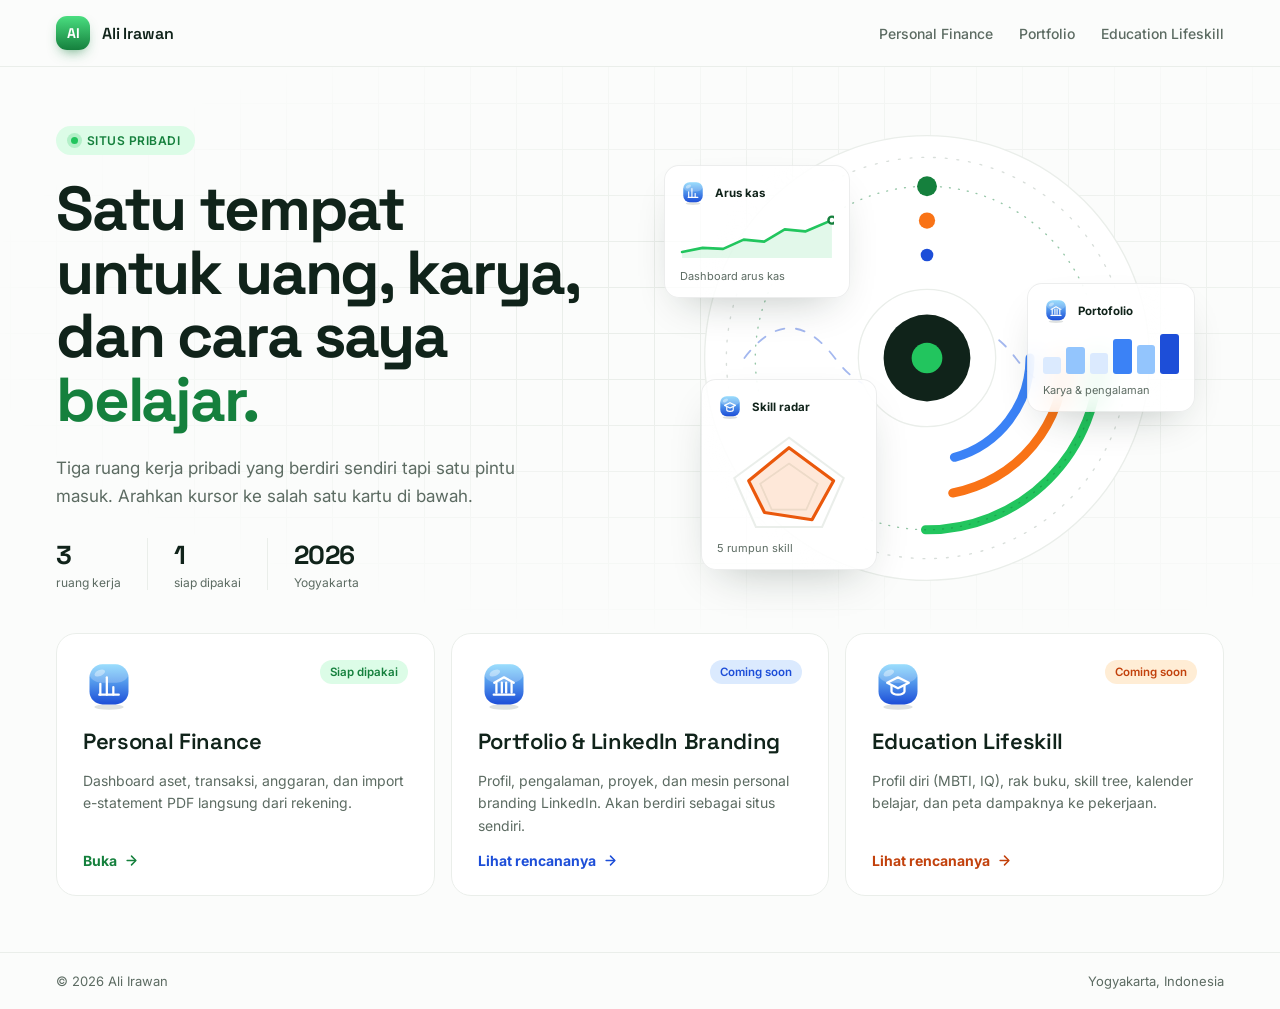
<file: index.html>
<!doctype html>
<html lang="id">
<head>
<meta charset="utf-8">
<meta name="viewport" content="width=device-width, initial-scale=1">
<title>Ali Irawan — Beranda</title>
<meta name="description" content="Situs pribadi Ali Irawan — Personal Finance, Portfolio, dan Education Lifeskill.">
<link rel="icon" type="image/png" href="favicon.png">
<link rel="apple-touch-icon" href="apple-touch-icon.png">
<link rel="preconnect" href="https://fonts.googleapis.com">
<link rel="preconnect" href="https://fonts.gstatic.com" crossorigin>
<link rel="stylesheet" href="https://fonts.googleapis.com/css2?family=Inter:wght@400;500;600;700&family=Space+Grotesk:wght@500;600;700&display=swap">
<link rel="stylesheet" href="style.css">
<style>
body{background:#FBFCFB}
@keyframes sp{from{transform:rotate(0)}to{transform:rotate(360deg)}}
@keyframes spr{from{transform:rotate(360deg)}to{transform:rotate(0)}}
@keyframes br{0%,100%{transform:scale(1);opacity:.9}50%{transform:scale(1.05);opacity:1}}
@keyframes fl{0%,100%{transform:translateY(0)}50%{transform:translateY(-13px)}}
@keyframes fl2{0%,100%{transform:translateY(0)}50%{transform:translateY(11px)}}
@keyframes dash{to{stroke-dashoffset:-600}}
@keyframes rise{from{opacity:0;transform:translateY(22px)}to{opacity:1;transform:translateY(0)}}
.ring{transform-origin:50% 50%}
.r1{animation:sp 44s linear infinite}.r2{animation:spr 31s linear infinite}
.r3{animation:sp 68s linear infinite}.r4{animation:spr 20s linear infinite}
.core{transform-origin:50% 50%;animation:br 7s ease-in-out infinite}
.bead{transform-origin:50% 50%}.b1{animation:sp 15s linear infinite}.b2{animation:spr 23s linear infinite}.b3{animation:sp 36s linear infinite}
.wave{stroke-dasharray:10 13;animation:dash 24s linear infinite}
.fa{animation:fl 9s ease-in-out infinite}.fb{animation:fl2 11s ease-in-out infinite}.fc{animation:fl 13s ease-in-out infinite}
.in1{animation:rise .7s cubic-bezier(.2,.7,.2,1) both}.in2{animation:rise .7s .1s cubic-bezier(.2,.7,.2,1) both}
.in3{animation:rise .7s .2s cubic-bezier(.2,.7,.2,1) both}.in4{animation:rise .7s .3s cubic-bezier(.2,.7,.2,1) both}
.glass{background:rgba(255,255,255,.82);backdrop-filter:blur(12px);border:1px solid rgba(16,35,26,.08);box-shadow:0 18px 44px -20px rgba(16,35,26,.3)}
.door{display:block;text-decoration:none;color:inherit;transition:transform .25s cubic-bezier(.2,.7,.2,1),border-color .25s,box-shadow .25s;border:1px solid #EAEEEA;border-radius:20px;padding:26px;background:#fff;display:flex;flex-direction:column;gap:15px;min-height:246px}
.door:hover{transform:translateY(-6px);border-color:var(--ink);box-shadow:0 22px 46px -24px rgba(16,35,26,.4)}
.hero{position:relative;overflow:hidden}
.lyr{transition:transform .25s ease-out}
.topnav{position:sticky;top:0;z-index:50;display:flex;flex-wrap:wrap;gap:16px;align-items:center;justify-content:space-between;padding:16px 56px;background:rgba(251,252,251,.86);backdrop-filter:blur(14px);border-bottom:1px solid #EAEEEA}
@media (max-width:760px){.topnav{padding:14px 18px}.hero{padding:32px 18px !important}h1{font-size:40px !important}}
@media (prefers-reduced-motion:reduce){.ring,.core,.bead,.wave,.fa,.fb,.fc,.in1,.in2,.in3,.in4{animation:none!important}}
</style>
</head>
<body>

<header class="topnav">
  <a href="index.html" style="display:flex;align-items:center;gap:12px;text-decoration:none;color:var(--ink)">
    <span style="width:34px;height:34px;border-radius:11px;background:linear-gradient(#4ADE80,#15803D);color:#fff;display:flex;align-items:center;justify-content:center;font-family:'Space Grotesk',Inter,sans-serif;font-weight:700;font-size:14px;box-shadow:0 6px 14px -6px rgba(21,128,61,.8)">AI</span>
    <span style="font-family:'Space Grotesk',Inter,sans-serif;font-weight:600;font-size:16px;letter-spacing:-.01em">Ali Irawan</span>
  </a>
  <nav style="display:flex;flex-wrap:wrap;gap:26px;align-items:center;font-size:14px;font-weight:500">
    <a href="finance/" style="color:var(--muted);text-decoration:none">Personal Finance</a>
    <a href="portfolio.html" style="color:var(--muted);text-decoration:none">Portfolio</a>
    <a href="education.html" style="color:var(--muted);text-decoration:none">Education Lifeskill</a>
  </nav>
</header>

<section class="hero" id="hero" style="display:flex;flex-wrap:wrap;align-items:center;gap:40px;padding:56px 56px 36px;max-width:1440px;margin:0 auto;width:100%">
  <div aria-hidden="true" id="lyr0" class="lyr" style="position:absolute;inset:-10%;background-image:linear-gradient(#EAEEEA 1px,transparent 1px),linear-gradient(90deg,#EAEEEA 1px,transparent 1px);background-size:46px 46px;mask-image:radial-gradient(ellipse 72% 62% at 62% 46%,#000 25%,transparent 78%);-webkit-mask-image:radial-gradient(ellipse 72% 62% at 62% 46%,#000 25%,transparent 78%)"></div>
  <div aria-hidden="true" id="spot" style="position:absolute;width:420px;height:420px;border-radius:50%;pointer-events:none;left:62%;top:46%;transform:translate(-50%,-50%);opacity:0;transition:opacity .4s;background:radial-gradient(circle,rgba(34,197,94,.16),rgba(34,197,94,0) 66%)"></div>

  <div class="in1" style="position:relative;flex:1 1 400px;min-width:0;display:flex;flex-direction:column;gap:22px">
    <span style="display:inline-flex;align-self:flex-start;align-items:center;gap:9px;padding:7px 15px;border-radius:999px;background:var(--grn-t);color:var(--grn);font-size:12px;font-weight:600;letter-spacing:.04em;text-transform:uppercase">
      <span style="width:7px;height:7px;border-radius:50%;background:var(--grn-b);box-shadow:0 0 0 4px rgba(34,197,94,.22)"></span>Situs Pribadi
    </span>
    <h1 style="font-family:'Space Grotesk',Inter,sans-serif;font-size:62px;line-height:1.03;letter-spacing:-.035em;font-weight:700">Satu tempat<br>untuk uang, karya,<br>dan cara saya<br><span style="color:var(--grn)">belajar.</span></h1>
    <p style="margin:0;max-width:44ch;font-size:17px;line-height:1.65;color:var(--muted)">Tiga ruang kerja pribadi yang berdiri sendiri tapi satu pintu masuk. Arahkan kursor ke salah satu kartu di bawah.</p>
    <div style="display:flex;flex-wrap:wrap;gap:26px;padding-top:6px" id="stat"></div>
  </div>

  <div class="in2" style="position:relative;flex:1 1 460px;min-width:0;display:flex;justify-content:center;align-items:center;min-height:470px">
    <div id="lyr2" class="lyr" style="position:relative;width:100%;max-width:470px">
      <svg viewBox="0 0 520 520" style="width:100%;height:auto;display:block" role="img" aria-label="Grafis abstrak tiga cincin berputar yang mewakili tiga bagian situs">
        <circle cx="260" cy="260" r="246" fill="#fff"></circle>
        <circle cx="260" cy="260" r="246" fill="none" stroke="#EAEEEA" stroke-width="1.5"></circle>
        <g class="ring r3"><circle cx="260" cy="260" r="222" fill="none" stroke="#D8DEDA" stroke-width="1.5" stroke-dasharray="2 11" stroke-linecap="round"></circle></g>
        <g class="ring r1"><circle id="rg1" cx="260" cy="260" r="190" fill="none" stroke="#22C55E" stroke-width="10" stroke-linecap="round" stroke-dasharray="300 894" style="transition:stroke-width .3s,opacity .3s"></circle></g>
        <g class="ring r2"><circle id="rg2" cx="260" cy="260" r="152" fill="none" stroke="#F97316" stroke-width="10" stroke-linecap="round" stroke-dasharray="210 745" style="transition:stroke-width .3s,opacity .3s"></circle></g>
        <g class="ring r4"><circle id="rg3" cx="260" cy="260" r="114" fill="none" stroke="#3B82F6" stroke-width="10" stroke-linecap="round" stroke-dasharray="148 568" style="transition:stroke-width .3s,opacity .3s"></circle></g>
        <g class="ring r1"><circle cx="260" cy="260" r="190" fill="none" stroke="#15803D" stroke-width="1.5" stroke-dasharray="1 9" stroke-linecap="round" opacity=".45"></circle></g>
        <path class="wave" d="M58 260 Q 108 194 158 260 T 258 260 T 358 260 T 458 260" fill="none" stroke="#1D4ED8" stroke-width="2" stroke-linecap="round" opacity=".4"></path>
        <g class="core">
          <circle cx="260" cy="260" r="76" fill="#fff" stroke="#EAEEEA" stroke-width="1.5"></circle>
          <circle cx="260" cy="260" r="48" fill="#10231A"></circle>
          <circle cx="260" cy="260" r="17" fill="#22C55E"></circle>
        </g>
        <g class="bead b1"><circle cx="260" cy="70" r="11" fill="#15803D"></circle></g>
        <g class="bead b2"><circle cx="260" cy="108" r="9" fill="#F97316"></circle></g>
        <g class="bead b3"><circle cx="260" cy="146" r="7" fill="#1D4ED8"></circle></g>
      </svg>

      <div class="glass fa lyr" id="lyr3a" style="position:absolute;left:-6%;top:9%;width:186px;padding:14px 15px;border-radius:15px">
        <span style="display:flex;align-items:center;gap:9px;margin-bottom:9px" id="c1"></span>
        <svg viewBox="0 0 150 42" style="width:100%;height:auto" aria-hidden="true">
          <path d="M2 36 L22 32 L42 33 L62 24 L82 26 L102 14 L122 16 L148 5" fill="none" stroke="#22C55E" stroke-width="2.6" stroke-linecap="round" stroke-linejoin="round"></path>
          <path d="M2 36 L22 32 L42 33 L62 24 L82 26 L102 14 L122 16 L148 5 L148 42 L2 42 Z" fill="#22C55E" opacity=".13"></path>
          <circle cx="148" cy="5" r="3.4" fill="#fff" stroke="#15803D" stroke-width="2.4"></circle>
        </svg>
        <span style="display:block;font-size:11px;color:var(--muted);margin-top:7px">Dashboard arus kas</span>
      </div>

      <div class="glass fb lyr" id="lyr3b" style="position:absolute;right:-7%;top:34%;width:168px;padding:14px 15px;border-radius:15px">
        <span style="display:flex;align-items:center;gap:9px;margin-bottom:10px" id="c2"></span>
        <span style="display:flex;gap:5px;align-items:flex-end;height:40px">
          <span style="flex:1;height:42%;background:#DBEAFE;border-radius:3px"></span>
          <span style="flex:1;height:66%;background:#93C5FD;border-radius:3px"></span>
          <span style="flex:1;height:52%;background:#DBEAFE;border-radius:3px"></span>
          <span style="flex:1;height:88%;background:#3B82F6;border-radius:3px"></span>
          <span style="flex:1;height:72%;background:#93C5FD;border-radius:3px"></span>
          <span style="flex:1;height:100%;background:#1D4ED8;border-radius:3px"></span>
        </span>
        <span style="display:block;font-size:11px;color:var(--muted);margin-top:9px">Karya &amp; pengalaman</span>
      </div>

      <div class="glass fc lyr" id="lyr3c" style="position:absolute;left:2%;bottom:5%;width:176px;padding:14px 15px;border-radius:15px">
        <span style="display:flex;align-items:center;gap:9px;margin-bottom:9px" id="c3"></span>
        <svg viewBox="0 0 100 70" style="width:100%;height:auto" aria-hidden="true">
          <polygon points="50,6 88,34 73,68 27,68 12,34" fill="none" stroke="#EAEEEA" stroke-width="1.4"></polygon>
          <polygon points="50,24 70,38 62,56 38,56 30,38" fill="none" stroke="#EAEEEA" stroke-width="1.2"></polygon>
          <polygon points="50,13 81,36 66,63 33,58 22,36" fill="#F97316" opacity=".16"></polygon>
          <polygon points="50,13 81,36 66,63 33,58 22,36" fill="none" stroke="#EA580C" stroke-width="2.2" stroke-linejoin="round"></polygon>
        </svg>
        <span style="display:block;font-size:11px;color:var(--muted);margin-top:7px">5 rumpun skill</span>
      </div>
    </div>
  </div>
</section>

<section class="in3" style="padding:4px 56px 56px;max-width:1440px;margin:0 auto;width:100%">
  <div class="grid3" id="doors"></div>
</section>

<footer class="in4" style="padding:20px 56px;border-top:1px solid #EAEEEA;font-size:13px;color:var(--muted);display:flex;flex-wrap:wrap;gap:12px;justify-content:space-between">
  <span>© 2026 Ali Irawan</span><span>Yogyakarta, Indonesia</span>
</footer>

<script src="icons.js"></script>
<script>
document.getElementById('stat').innerHTML = [
  ['3','ruang kerja'],['1','siap dipakai'],['2026','Yogyakarta']
].map(function(s,i){
  return (i? '<span style="width:1px;background:#EAEEEA"></span>':'') +
   '<span style="display:flex;flex-direction:column;gap:3px"><span style="font-family:\'Space Grotesk\',Inter,sans-serif;font-size:26px;font-weight:700;letter-spacing:-.02em">'+s[0]+'</span><span style="font-size:12px;color:var(--muted)">'+s[1]+'</span></span>';
}).join('');

document.getElementById('c1').innerHTML = icon('ic-chart',26)+'<span style="font-size:11.5px;font-weight:700">Arus kas</span>';
document.getElementById('c2').innerHTML = icon('ic-bank',26)+'<span style="font-size:11.5px;font-weight:700">Portofolio</span>';
document.getElementById('c3').innerHTML = icon('ic-edu',26)+'<span style="font-size:11.5px;font-weight:700">Skill radar</span>';

var PINTU = [
  { href:'finance/',   ic:'ic-chart', nama:'Personal Finance', badge:['Siap dipakai','g'], warna:'var(--grn)', key:'fin',
    teks:'Dashboard aset, transaksi, anggaran, dan import e-statement PDF langsung dari rekening.', cta:'Buka' },
  { href:'portfolio.html', ic:'ic-bank',  nama:'Portfolio & LinkedIn Branding', badge:['Coming soon','b'], warna:'var(--blu)', key:'por',
    teks:'Profil, pengalaman, proyek, dan mesin personal branding LinkedIn. Akan berdiri sebagai situs sendiri.', cta:'Lihat rencananya' },
  { href:'education.html', ic:'ic-edu',   nama:'Education Lifeskill', badge:['Coming soon','o'], warna:'var(--org)', key:'edu',
    teks:'Profil diri (MBTI, IQ), rak buku, skill tree, kalender belajar, dan peta dampaknya ke pekerjaan.', cta:'Lihat rencananya' }
];
document.getElementById('doors').innerHTML = PINTU.map(function(p){
  return '<a class="door" href="'+p.href+'" data-k="'+p.key+'">'+
    '<span style="display:flex;align-items:flex-start;justify-content:space-between;gap:10px">'+icon(p.ic,52)+
    '<span class="pill '+p.badge[1]+'">'+p.badge[0]+'</span></span>'+
    '<span style="font-family:\'Space Grotesk\',Inter,sans-serif;font-size:22px;font-weight:600;letter-spacing:-.015em">'+p.nama+'</span>'+
    '<span style="font-size:14px;line-height:1.6;color:var(--muted);flex-grow:1">'+p.teks+'</span>'+
    '<span style="display:flex;align-items:center;gap:7px;font-size:14px;font-weight:700;color:'+p.warna+'">'+p.cta+
    ' <svg width="15" height="15" viewBox="0 0 24 24" fill="none" stroke="currentColor" stroke-width="2.4" stroke-linecap="round" stroke-linejoin="round" aria-hidden="true"><path d="M5 12h13"></path><path d="M12 5l7 7-7 7"></path></svg></span></a>';
}).join('');

(function(){
  var hero=document.getElementById('hero'), spot=document.getElementById('spot');
  var L={l0:document.getElementById('lyr0'),l2:document.getElementById('lyr2'),
         a:document.getElementById('lyr3a'),b:document.getElementById('lyr3b'),c:document.getElementById('lyr3c')};
  function t(el,x,y){ if(el) el.style.transform='translate3d('+x.toFixed(1)+'px,'+y.toFixed(1)+'px,0)'; }
  hero.addEventListener('mousemove',function(e){
    var r=hero.getBoundingClientRect();
    var nx=(e.clientX-r.left)/r.width, ny=(e.clientY-r.top)/r.height;
    var mx=nx*2-1, my=ny*2-1;
    t(L.l0,mx*-12,my*-12); t(L.l2,mx*16,my*14);
    t(L.a,mx*38,my*30); t(L.b,mx*-32,my*26); t(L.c,mx*30,my*-24);
    spot.style.left=(nx*100)+'%'; spot.style.top=(ny*100)+'%'; spot.style.opacity=1;
  });
  hero.addEventListener('mouseleave',function(){
    [L.l0,L.l2,L.a,L.b,L.c].forEach(function(el){ t(el,0,0); });
    spot.style.opacity=0;
  });
  var rings={fin:'rg1',edu:'rg2',por:'rg3'};
  document.querySelectorAll('.door').forEach(function(d){
    d.addEventListener('mouseenter',function(){
      var k=d.getAttribute('data-k');
      Object.keys(rings).forEach(function(key){
        var el=document.getElementById(rings[key]);
        el.setAttribute('stroke-width', key===k?16:10);
        el.style.opacity = key===k?1:.28;
      });
    });
    d.addEventListener('mouseleave',function(){
      Object.keys(rings).forEach(function(key){
        var el=document.getElementById(rings[key]);
        el.setAttribute('stroke-width',10); el.style.opacity=1;
      });
    });
  });
})();
</script>
</body>
</html>
</file>
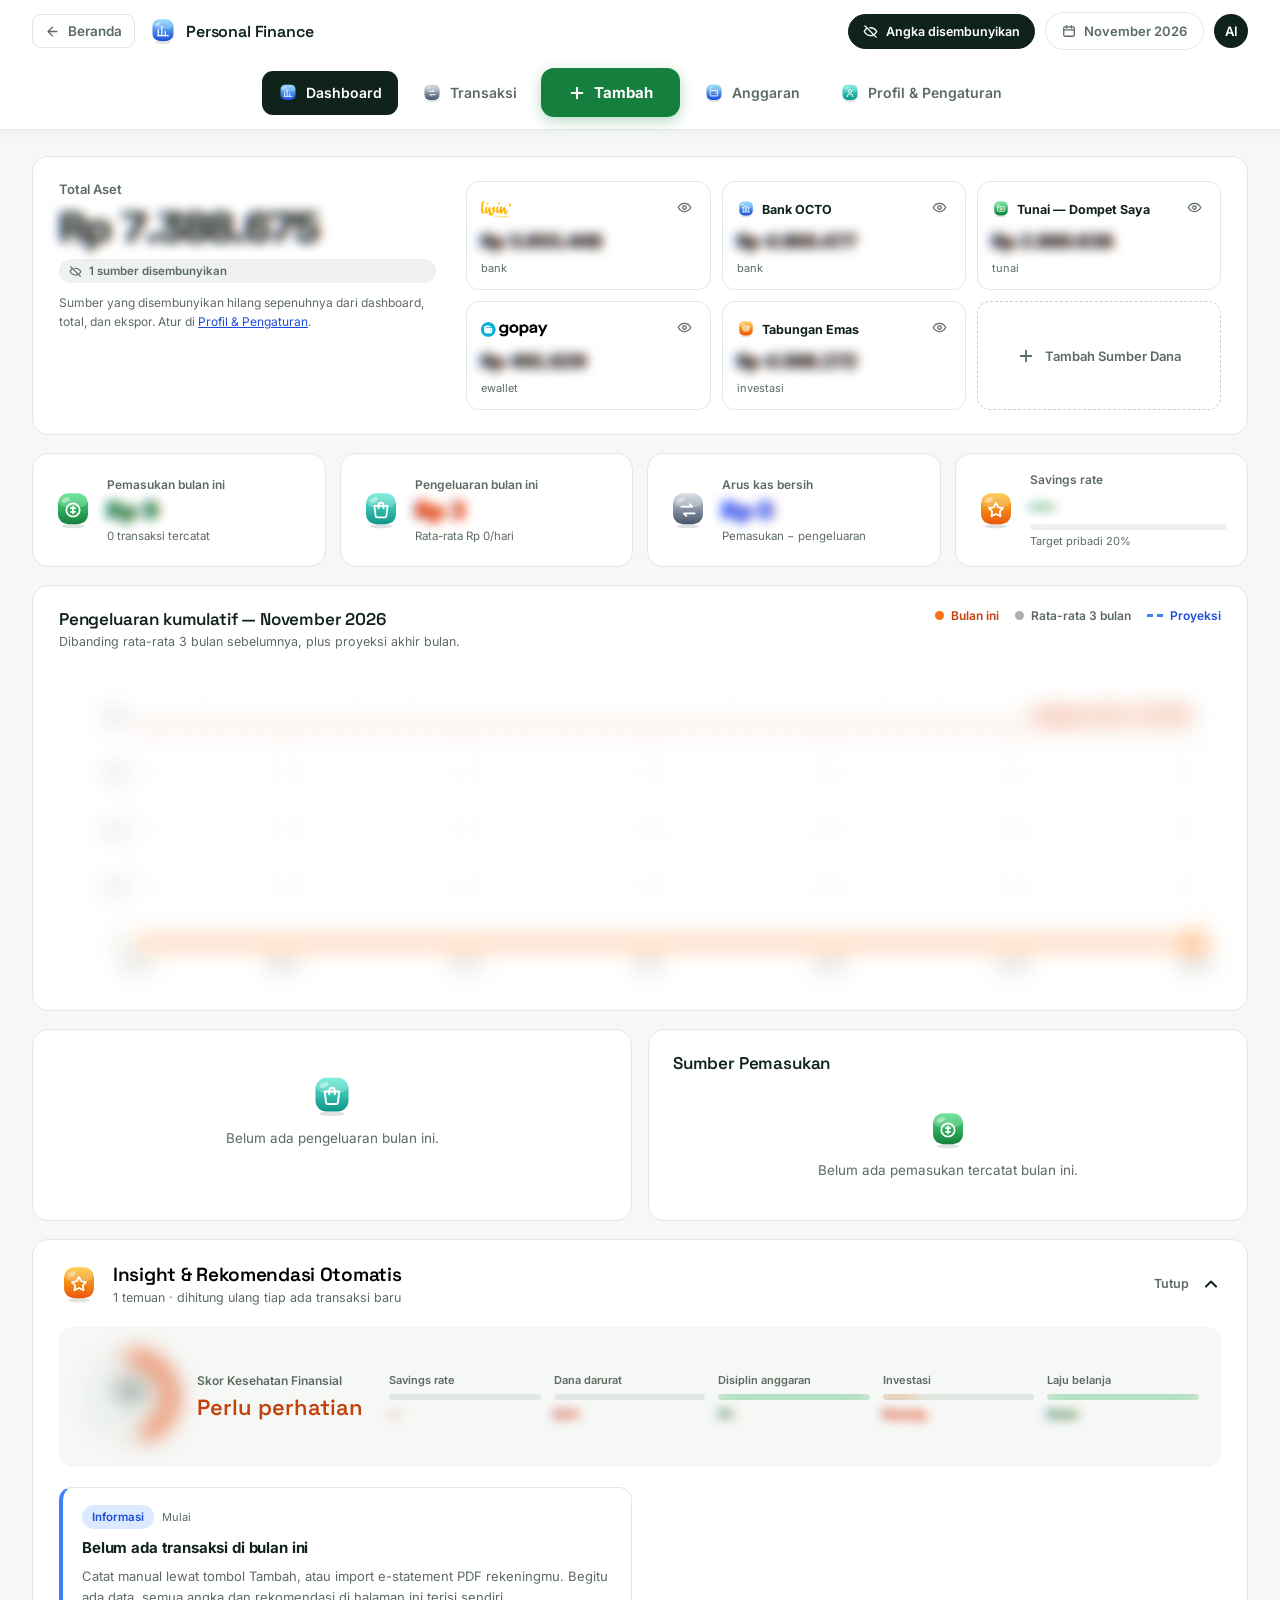
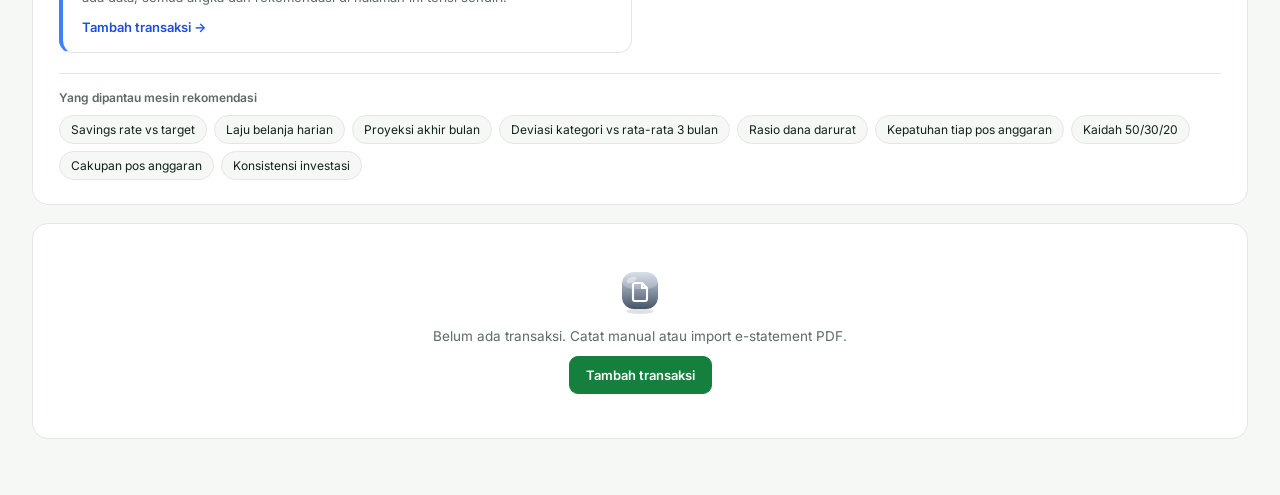
<file: finance/index.html>
<!doctype html>
<html lang="id">
<head>
<meta charset="utf-8">
<meta name="viewport" content="width=device-width, initial-scale=1">
<title>Personal Finance — Dashboard</title>
<link rel="icon" type="image/png" href="../favicon.png">
<link rel="apple-touch-icon" href="../apple-touch-icon.png">
<link rel="preconnect" href="https://fonts.googleapis.com">
<link rel="preconnect" href="https://fonts.gstatic.com" crossorigin>
<link rel="stylesheet" href="https://fonts.googleapis.com/css2?family=Inter:wght@400;500;600;700&family=Space+Grotesk:wght@500;600;700&display=swap">
<link rel="stylesheet" href="../style.css">
</head>
<body>
<div id="shell"></div>
<main id="app"></main>
<script src="../icons.js"></script>
<script src="../data.js"></script>
<script src="../ui.js"></script>
<script src="../insights.js"></script>
<script src="../page-finance.js"></script>
</body>
</html>
</file>
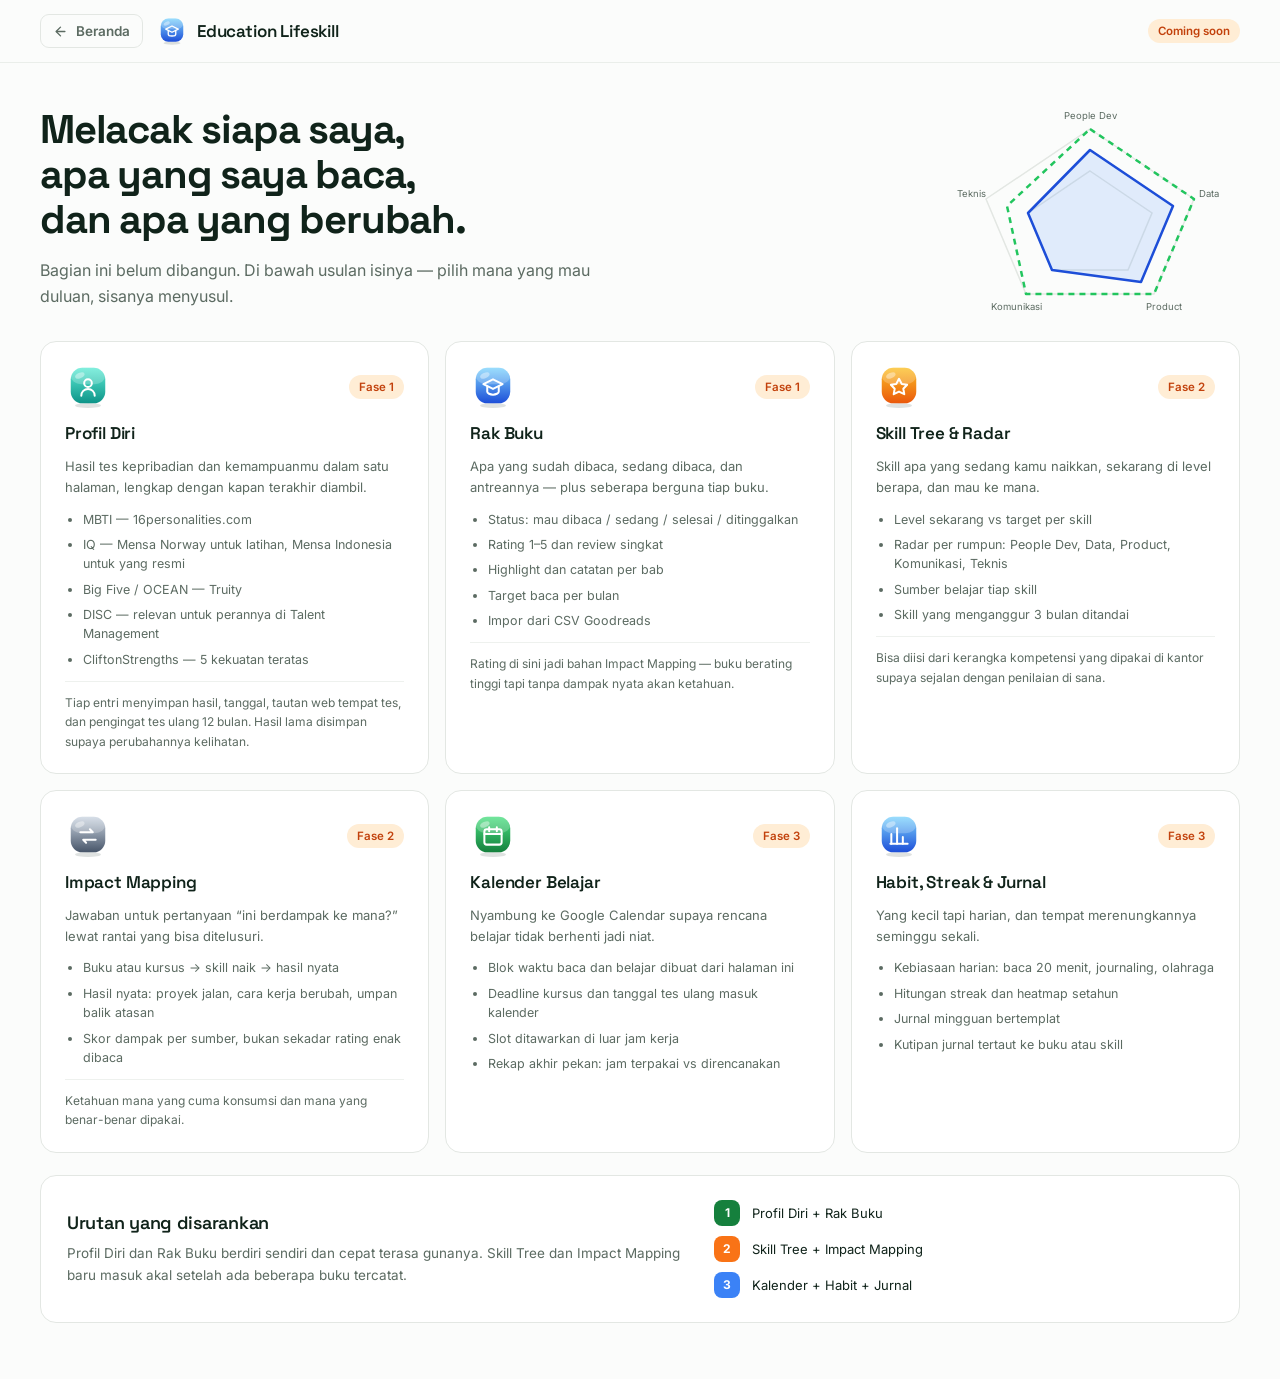
<file: education.html>
<!doctype html>
<html lang="id">
<head>
<meta charset="utf-8">
<meta name="viewport" content="width=device-width, initial-scale=1">
<title>Education Lifeskill — Ali Irawan</title>
<link rel="icon" type="image/png" href="favicon.png">
<link rel="apple-touch-icon" href="apple-touch-icon.png">
<link rel="preconnect" href="https://fonts.googleapis.com">
<link rel="preconnect" href="https://fonts.gstatic.com" crossorigin>
<link rel="stylesheet" href="https://fonts.googleapis.com/css2?family=Inter:wght@400;500;600;700&family=Space+Grotesk:wght@500;600;700&display=swap">
<link rel="stylesheet" href="style.css">
<style>
body{background:#FBFCFB}
.topnav{position:sticky;top:0;z-index:50;display:flex;flex-wrap:wrap;gap:16px;align-items:center;justify-content:space-between;padding:14px 40px;background:rgba(251,252,251,.9);backdrop-filter:blur(14px);border-bottom:1px solid #EAEEEA}
.mod{border:1px solid var(--line);border-radius:16px;padding:22px 24px;background:#fff;display:flex;flex-direction:column;gap:12px}
.bul{margin:0;padding-left:18px;display:flex;flex-direction:column;gap:6px;font-size:12.5px;line-height:1.55;color:var(--muted)}
@media (max-width:760px){.topnav{padding:14px 18px}}
</style>
</head>
<body>
<header class="topnav">
  <div style="display:flex;align-items:center;gap:14px">
    <a class="back" href="index.html"><svg width="15" height="15" viewBox="0 0 24 24" fill="none" stroke="currentColor" stroke-width="2.2" stroke-linecap="round" stroke-linejoin="round" aria-hidden="true"><path d="M19 12H6"></path><path d="M12 19l-7-7 7-7"></path></svg> Beranda</a>
    <span style="display:flex;align-items:center;gap:10px" id="brand"></span>
  </div>
  <span class="pill o">Coming soon</span>
</header>
<main style="padding:36px 40px 56px;display:flex;flex-direction:column;gap:22px;max-width:1440px;margin:0 auto;width:100%">
  <section style="display:flex;flex-wrap:wrap;gap:36px;align-items:center">
    <div style="flex:999 1 520px;min-width:0;display:flex;flex-direction:column;gap:14px">
      <h1 style="font-family:'Space Grotesk',Inter,sans-serif;font-size:40px;line-height:1.12;letter-spacing:-.03em;font-weight:700">Melacak siapa saya,<br>apa yang saya baca,<br>dan apa yang berubah.</h1>
      <p style="margin:0;max-width:56ch;font-size:16px;line-height:1.65;color:var(--muted)">Bagian ini belum dibangun. Di bawah usulan isinya — pilih mana yang mau duluan, sisanya menyusul.</p>
    </div>
    <div style="flex:1 1 300px;min-width:0;display:flex;justify-content:center" id="radar"></div>
  </section>
  <section class="grid3" id="mods"></section>
  <section class="card" style="padding:24px 26px;display:flex;flex-wrap:wrap;gap:28px;align-items:center;justify-content:space-between">
    <div style="flex:1 1 400px;min-width:0;display:flex;flex-direction:column;gap:8px">
      <h2 style="font-family:'Space Grotesk',Inter,sans-serif;font-size:18px;font-weight:600;letter-spacing:-.015em">Urutan yang disarankan</h2>
      <p style="margin:0;font-size:13.5px;line-height:1.65;color:var(--muted)">Profil Diri dan Rak Buku berdiri sendiri dan cepat terasa gunanya. Skill Tree dan Impact Mapping baru masuk akal setelah ada beberapa buku tercatat.</p>
    </div>
    <div style="flex:1 1 280px;min-width:0;display:flex;flex-direction:column;gap:10px" id="fase"></div>
  </section>

</main>
<script src="icons.js"></script>
<script>
document.getElementById('brand').innerHTML = icon('ic-edu',30) + '<span style="font-family:\'Space Grotesk\',Inter,sans-serif;font-weight:600;font-size:17px;letter-spacing:-.01em">Education Lifeskill</span>';

document.getElementById('radar').innerHTML =
 '<svg viewBox="0 0 300 220" style="width:100%;max-width:300px;height:auto" role="img" aria-label="Sketsa radar skill lima sumbu">' +
 '<polygon points="150,30 254,100 214,195 86,195 46,100" fill="none" stroke="#E3E7E3" stroke-width="1.5"/>' +
 '<polygon points="150,72 212,114 188,171 112,171 88,114" fill="none" stroke="#E3E7E3" stroke-width="1.5"/>' +
 '<polygon points="150,51 233,107 201,183 112,171 88,114" fill="#3B82F6" opacity=".14"/>' +
 '<polygon points="150,51 233,107 201,183 112,171 88,114" fill="none" stroke="#1D4ED8" stroke-width="2.5" stroke-linejoin="round"/>' +
 '<polygon points="150,30 254,100 214,195 86,195 67,107" fill="none" stroke="#22C55E" stroke-width="2.5" stroke-dasharray="6 5" stroke-linejoin="round"/>' +
 '<g font-family="Inter,sans-serif" font-size="9.5" fill="#5C6B62" text-anchor="middle">' +
 '<text x="150" y="20">People Dev</text><text x="269" y="98">Data</text><text x="224" y="211">Product</text>' +
 '<text x="76" y="211">Komunikasi</text><text x="31" y="98">Teknis</text></g></svg>';

var MODS = [
 ['ic-user','Profil Diri','Fase 1','Hasil tes kepribadian dan kemampuanmu dalam satu halaman, lengkap dengan kapan terakhir diambil.',
  ['MBTI — 16personalities.com','IQ — Mensa Norway untuk latihan, Mensa Indonesia untuk yang resmi','Big Five / OCEAN — Truity','DISC — relevan untuk perannya di Talent Management','CliftonStrengths — 5 kekuatan teratas'],
  'Tiap entri menyimpan hasil, tanggal, tautan web tempat tes, dan pengingat tes ulang 12 bulan. Hasil lama disimpan supaya perubahannya kelihatan.'],
 ['ic-edu','Rak Buku','Fase 1','Apa yang sudah dibaca, sedang dibaca, dan antreannya — plus seberapa berguna tiap buku.',
  ['Status: mau dibaca / sedang / selesai / ditinggalkan','Rating 1–5 dan review singkat','Highlight dan catatan per bab','Target baca per bulan','Impor dari CSV Goodreads'],
  'Rating di sini jadi bahan Impact Mapping — buku berating tinggi tapi tanpa dampak nyata akan ketahuan.'],
 ['ic-star','Skill Tree & Radar','Fase 2','Skill apa yang sedang kamu naikkan, sekarang di level berapa, dan mau ke mana.',
  ['Level sekarang vs target per skill','Radar per rumpun: People Dev, Data, Product, Komunikasi, Teknis','Sumber belajar tiap skill','Skill yang menganggur 3 bulan ditandai'],
  'Bisa diisi dari kerangka kompetensi yang dipakai di kantor supaya sejalan dengan penilaian di sana.'],
 ['ic-swap','Impact Mapping','Fase 2','Jawaban untuk pertanyaan “ini berdampak ke mana?” lewat rantai yang bisa ditelusuri.',
  ['Buku atau kursus → skill naik → hasil nyata','Hasil nyata: proyek jalan, cara kerja berubah, umpan balik atasan','Skor dampak per sumber, bukan sekadar rating enak dibaca'],
  'Ketahuan mana yang cuma konsumsi dan mana yang benar-benar dipakai.'],
 ['ic-cal','Kalender Belajar','Fase 3','Nyambung ke Google Calendar supaya rencana belajar tidak berhenti jadi niat.',
  ['Blok waktu baca dan belajar dibuat dari halaman ini','Deadline kursus dan tanggal tes ulang masuk kalender','Slot ditawarkan di luar jam kerja','Rekap akhir pekan: jam terpakai vs direncanakan'],''],
 ['ic-chart','Habit, Streak & Jurnal','Fase 3','Yang kecil tapi harian, dan tempat merenungkannya seminggu sekali.',
  ['Kebiasaan harian: baca 20 menit, journaling, olahraga','Hitungan streak dan heatmap setahun','Jurnal mingguan bertemplat','Kutipan jurnal tertaut ke buku atau skill'],'']
];
document.getElementById('mods').innerHTML = MODS.map(function(m){
 return '<article class="mod">' +
  '<span style="display:flex;align-items:center;justify-content:space-between;gap:10px">'+icon(m[0],46)+'<span class="pill o">'+m[2]+'</span></span>' +
  '<h2 style="font-family:\'Space Grotesk\',Inter,sans-serif;font-size:17px;font-weight:600;letter-spacing:-.01em">'+m[1]+'</h2>' +
  '<p style="margin:0;font-size:13px;line-height:1.6;color:var(--muted)">'+m[3]+'</p>' +
  '<ul class="bul">'+m[4].map(function(x){return '<li>'+x+'</li>';}).join('')+'</ul>' +
  (m[5] ? '<p style="margin:0;font-size:12px;line-height:1.6;color:var(--muted);border-top:1px solid var(--hair);padding-top:11px">'+m[5]+'</p>' : '') +
  '</article>';
}).join('');

document.getElementById('fase').innerHTML = [
 ['1','Profil Diri + Rak Buku','var(--grn)'],
 ['2','Skill Tree + Impact Mapping','var(--org-b)'],
 ['3','Kalender + Habit + Jurnal','var(--blu-b)']
].map(function(f){
 return '<span style="display:flex;align-items:center;gap:12px;font-size:13px">' +
  '<span style="width:26px;height:26px;border-radius:8px;background:'+f[2]+';color:#fff;display:flex;align-items:center;justify-content:center;font-size:12px;font-weight:700;flex-shrink:0">'+f[0]+'</span>'+f[1]+'</span>';
}).join('');

</script>
</body>
</html>
</file>
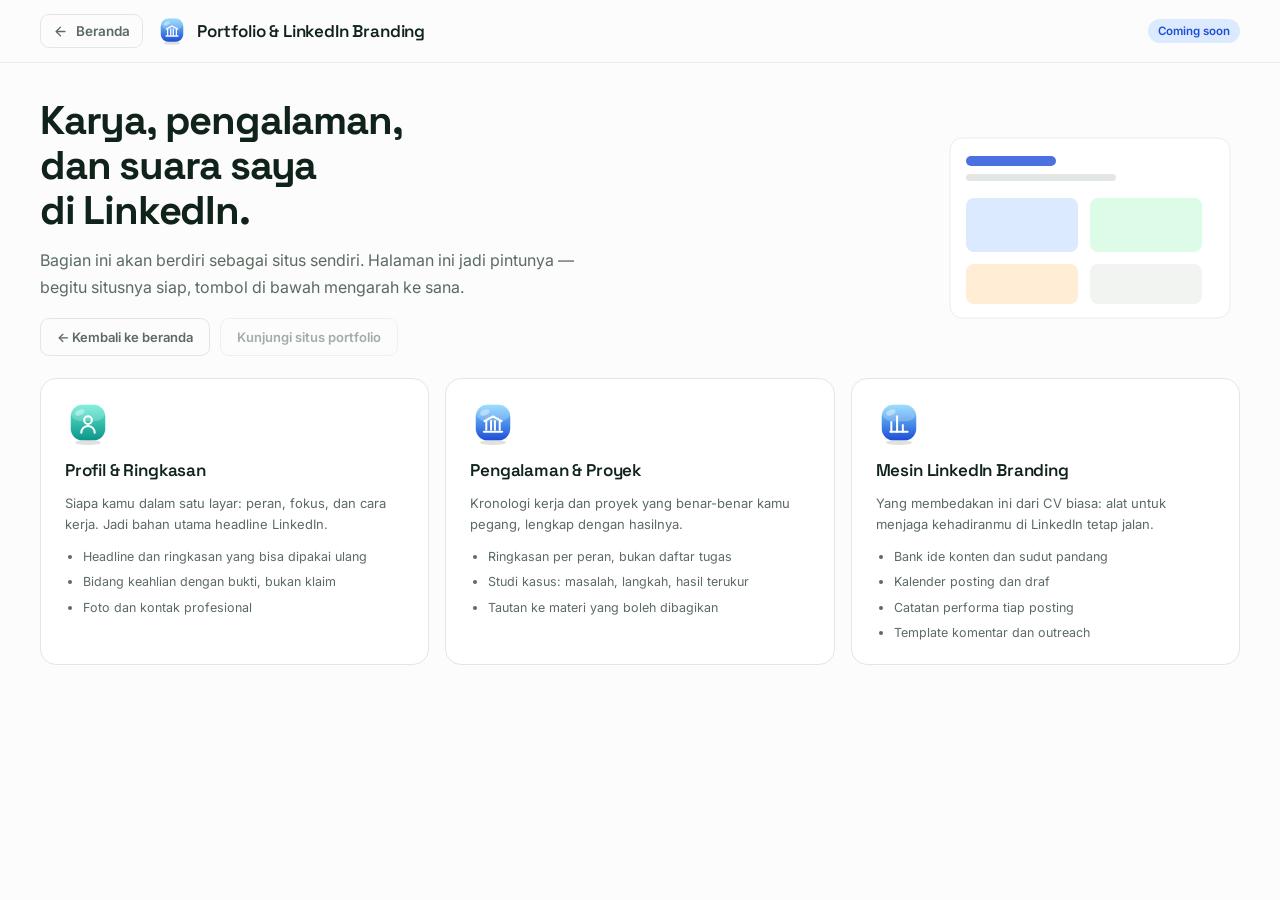
<file: portfolio.html>
<!doctype html>
<html lang="id">
<head>
<meta charset="utf-8">
<meta name="viewport" content="width=device-width, initial-scale=1">
<title>Portfolio & LinkedIn Branding — Ali Irawan</title>
<link rel="icon" type="image/png" href="favicon.png">
<link rel="apple-touch-icon" href="apple-touch-icon.png">
<link rel="preconnect" href="https://fonts.googleapis.com">
<link rel="preconnect" href="https://fonts.gstatic.com" crossorigin>
<link rel="stylesheet" href="https://fonts.googleapis.com/css2?family=Inter:wght@400;500;600;700&family=Space+Grotesk:wght@500;600;700&display=swap">
<link rel="stylesheet" href="style.css">
<style>
body{background:#FBFCFB}
.topnav{position:sticky;top:0;z-index:50;display:flex;flex-wrap:wrap;gap:16px;align-items:center;justify-content:space-between;padding:14px 40px;background:rgba(251,252,251,.9);backdrop-filter:blur(14px);border-bottom:1px solid #EAEEEA}
.mod{border:1px solid var(--line);border-radius:16px;padding:22px 24px;background:#fff;display:flex;flex-direction:column;gap:12px}
.bul{margin:0;padding-left:18px;display:flex;flex-direction:column;gap:6px;font-size:12.5px;line-height:1.55;color:var(--muted)}
@media (max-width:760px){.topnav{padding:14px 18px}}
</style>
</head>
<body>
<header class="topnav">
  <div style="display:flex;align-items:center;gap:14px">
    <a class="back" href="index.html"><svg width="15" height="15" viewBox="0 0 24 24" fill="none" stroke="currentColor" stroke-width="2.2" stroke-linecap="round" stroke-linejoin="round" aria-hidden="true"><path d="M19 12H6"></path><path d="M12 19l-7-7 7-7"></path></svg> Beranda</a>
    <span style="display:flex;align-items:center;gap:10px" id="brand"></span>
  </div>
  <span class="pill b">Coming soon</span>
</header>
<main style="padding:36px 40px 56px;display:flex;flex-direction:column;gap:22px;max-width:1440px;margin:0 auto;width:100%">
  <section style="display:flex;flex-wrap:wrap;gap:36px;align-items:center">
    <div style="flex:999 1 520px;min-width:0;display:flex;flex-direction:column;gap:14px">
      <h1 style="font-family:'Space Grotesk',Inter,sans-serif;font-size:40px;line-height:1.12;letter-spacing:-.03em;font-weight:700">Karya, pengalaman,<br>dan suara saya<br>di LinkedIn.</h1>
      <p style="margin:0;max-width:56ch;font-size:16px;line-height:1.65;color:var(--muted)">Bagian ini akan berdiri sebagai situs sendiri. Halaman ini jadi pintunya — begitu situsnya siap, tombol di bawah mengarah ke sana.</p>
      <span style="display:flex;flex-wrap:wrap;gap:10px;margin-top:4px">
        <a class="btn" href="index.html" style="text-decoration:none">← Kembali ke beranda</a>
        <span class="btn" style="cursor:not-allowed;opacity:.55">Kunjungi situs portfolio</span>
      </span>
    </div>
    <div style="flex:1 1 300px;min-width:0;display:flex;justify-content:center" id="sketch"></div>
  </section>
  <section class="grid3" id="mods"></section>

</main>
<script src="icons.js"></script>
<script>
document.getElementById('brand').innerHTML = icon('ic-bank',30) + '<span style="font-family:\'Space Grotesk\',Inter,sans-serif;font-weight:600;font-size:17px;letter-spacing:-.01em">Portfolio &amp; LinkedIn Branding</span>';

document.getElementById('sketch').innerHTML =
 '<svg viewBox="0 0 300 200" style="width:100%;max-width:300px;height:auto" role="img" aria-label="Sketsa tata letak halaman portofolio">' +
 '<rect x="10" y="10" width="280" height="180" rx="12" fill="#fff" stroke="#EAEEEA"/>' +
 '<rect x="26" y="28" width="90" height="10" rx="5" fill="#1D4ED8" opacity=".8"/>' +
 '<rect x="26" y="46" width="150" height="7" rx="3.5" fill="#E3E7E3"/>' +
 '<rect x="26" y="70" width="112" height="54" rx="8" fill="#DBEAFE"/>' +
 '<rect x="150" y="70" width="112" height="54" rx="8" fill="#DCFCE7"/>' +
 '<rect x="26" y="136" width="112" height="40" rx="8" fill="#FFEDD5"/>' +
 '<rect x="150" y="136" width="112" height="40" rx="8" fill="#F1F4F1"/></svg>';

var MODS = [
 ['ic-user','Profil & Ringkasan','Siapa kamu dalam satu layar: peran, fokus, dan cara kerja. Jadi bahan utama headline LinkedIn.',
  ['Headline dan ringkasan yang bisa dipakai ulang','Bidang keahlian dengan bukti, bukan klaim','Foto dan kontak profesional']],
 ['ic-bank','Pengalaman & Proyek','Kronologi kerja dan proyek yang benar-benar kamu pegang, lengkap dengan hasilnya.',
  ['Ringkasan per peran, bukan daftar tugas','Studi kasus: masalah, langkah, hasil terukur','Tautan ke materi yang boleh dibagikan']],
 ['ic-chart','Mesin LinkedIn Branding','Yang membedakan ini dari CV biasa: alat untuk menjaga kehadiranmu di LinkedIn tetap jalan.',
  ['Bank ide konten dan sudut pandang','Kalender posting dan draf','Catatan performa tiap posting','Template komentar dan outreach']]
];
document.getElementById('mods').innerHTML = MODS.map(function(m){
 return '<article class="mod">' + icon(m[0],46) +
  '<h2 style="font-family:\'Space Grotesk\',Inter,sans-serif;font-size:17px;font-weight:600;letter-spacing:-.01em">'+m[1]+'</h2>' +
  '<p style="margin:0;font-size:13px;line-height:1.6;color:var(--muted)">'+m[2]+'</p>' +
  '<ul class="bul">'+m[3].map(function(x){return '<li>'+x+'</li>';}).join('')+'</ul></article>';
}).join('');

</script>
</body>
</html>
</file>
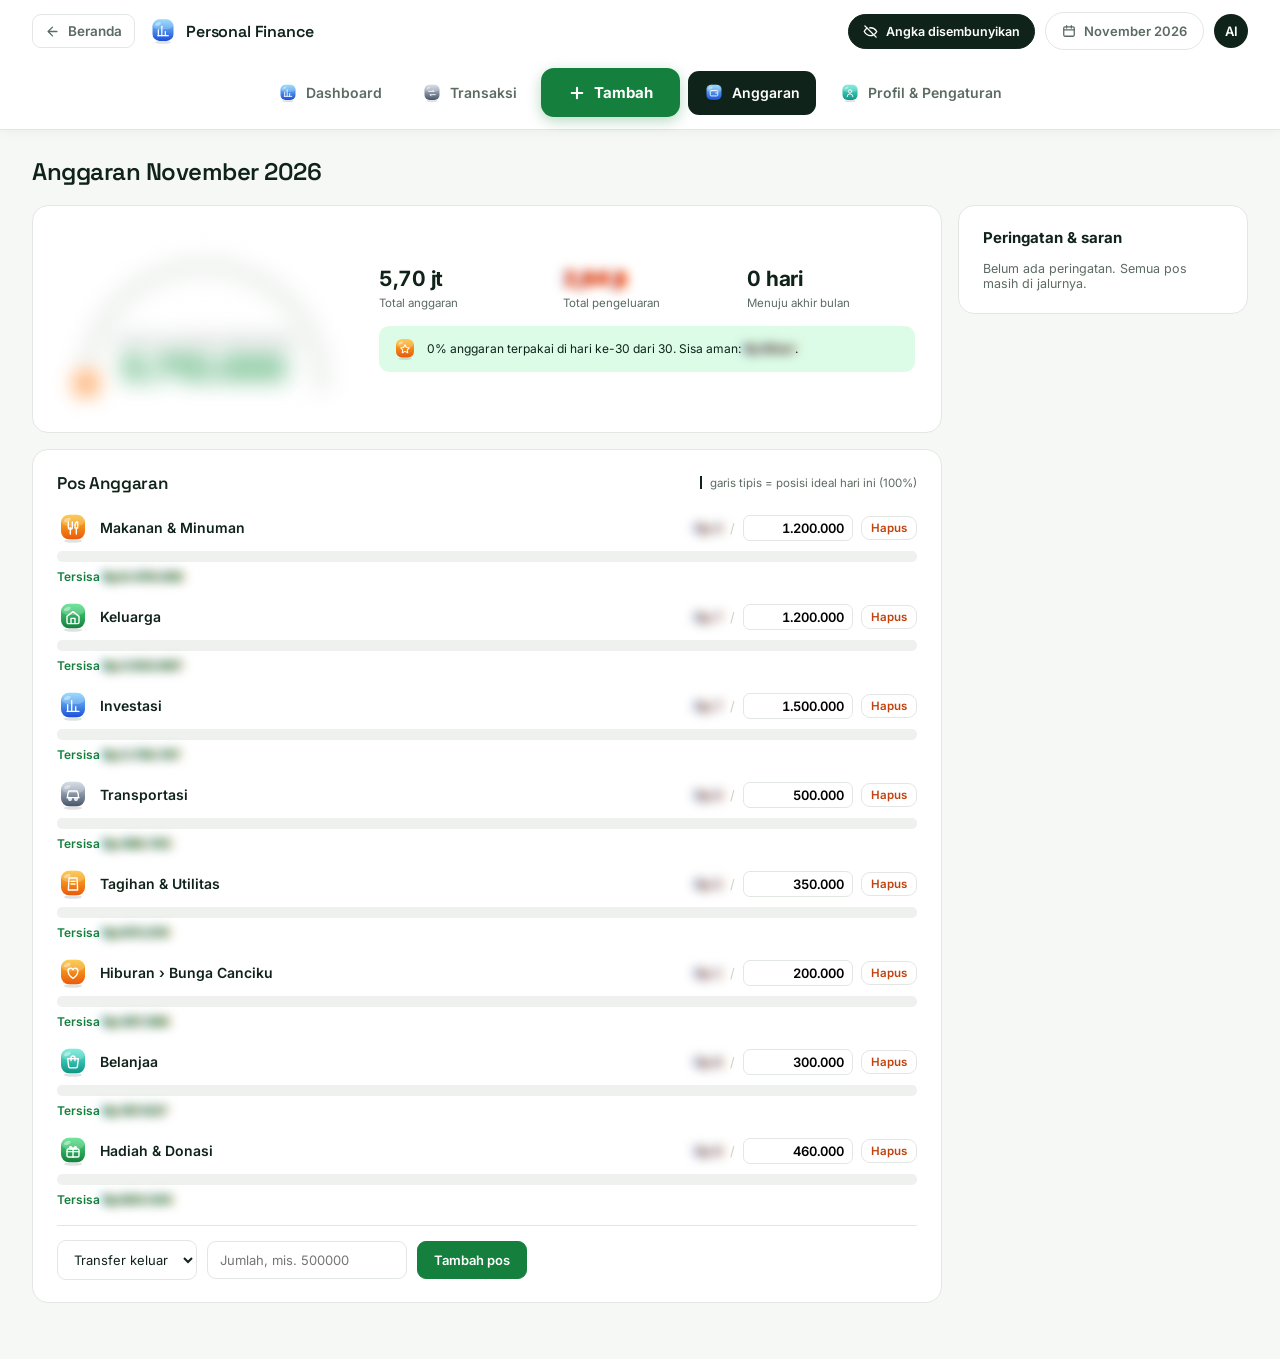
<file: finance/anggaran.html>
<!doctype html>
<html lang="id">
<head>
<meta charset="utf-8">
<meta name="viewport" content="width=device-width, initial-scale=1">
<title>Personal Finance — Anggaran</title>
<link rel="icon" type="image/png" href="../favicon.png">
<link rel="apple-touch-icon" href="../apple-touch-icon.png">
<link rel="preconnect" href="https://fonts.googleapis.com">
<link rel="preconnect" href="https://fonts.gstatic.com" crossorigin>
<link rel="stylesheet" href="https://fonts.googleapis.com/css2?family=Inter:wght@400;500;600;700&family=Space+Grotesk:wght@500;600;700&display=swap">
<link rel="stylesheet" href="../style.css">
</head>
<body>
<div id="shell"></div>
<main id="app"></main>
<script src="../icons.js"></script>
<script src="../data.js"></script>
<script src="../ui.js"></script>
<script src="../insights.js"></script>
<script src="../page-anggaran.js"></script>
</body>
</html>
</file>
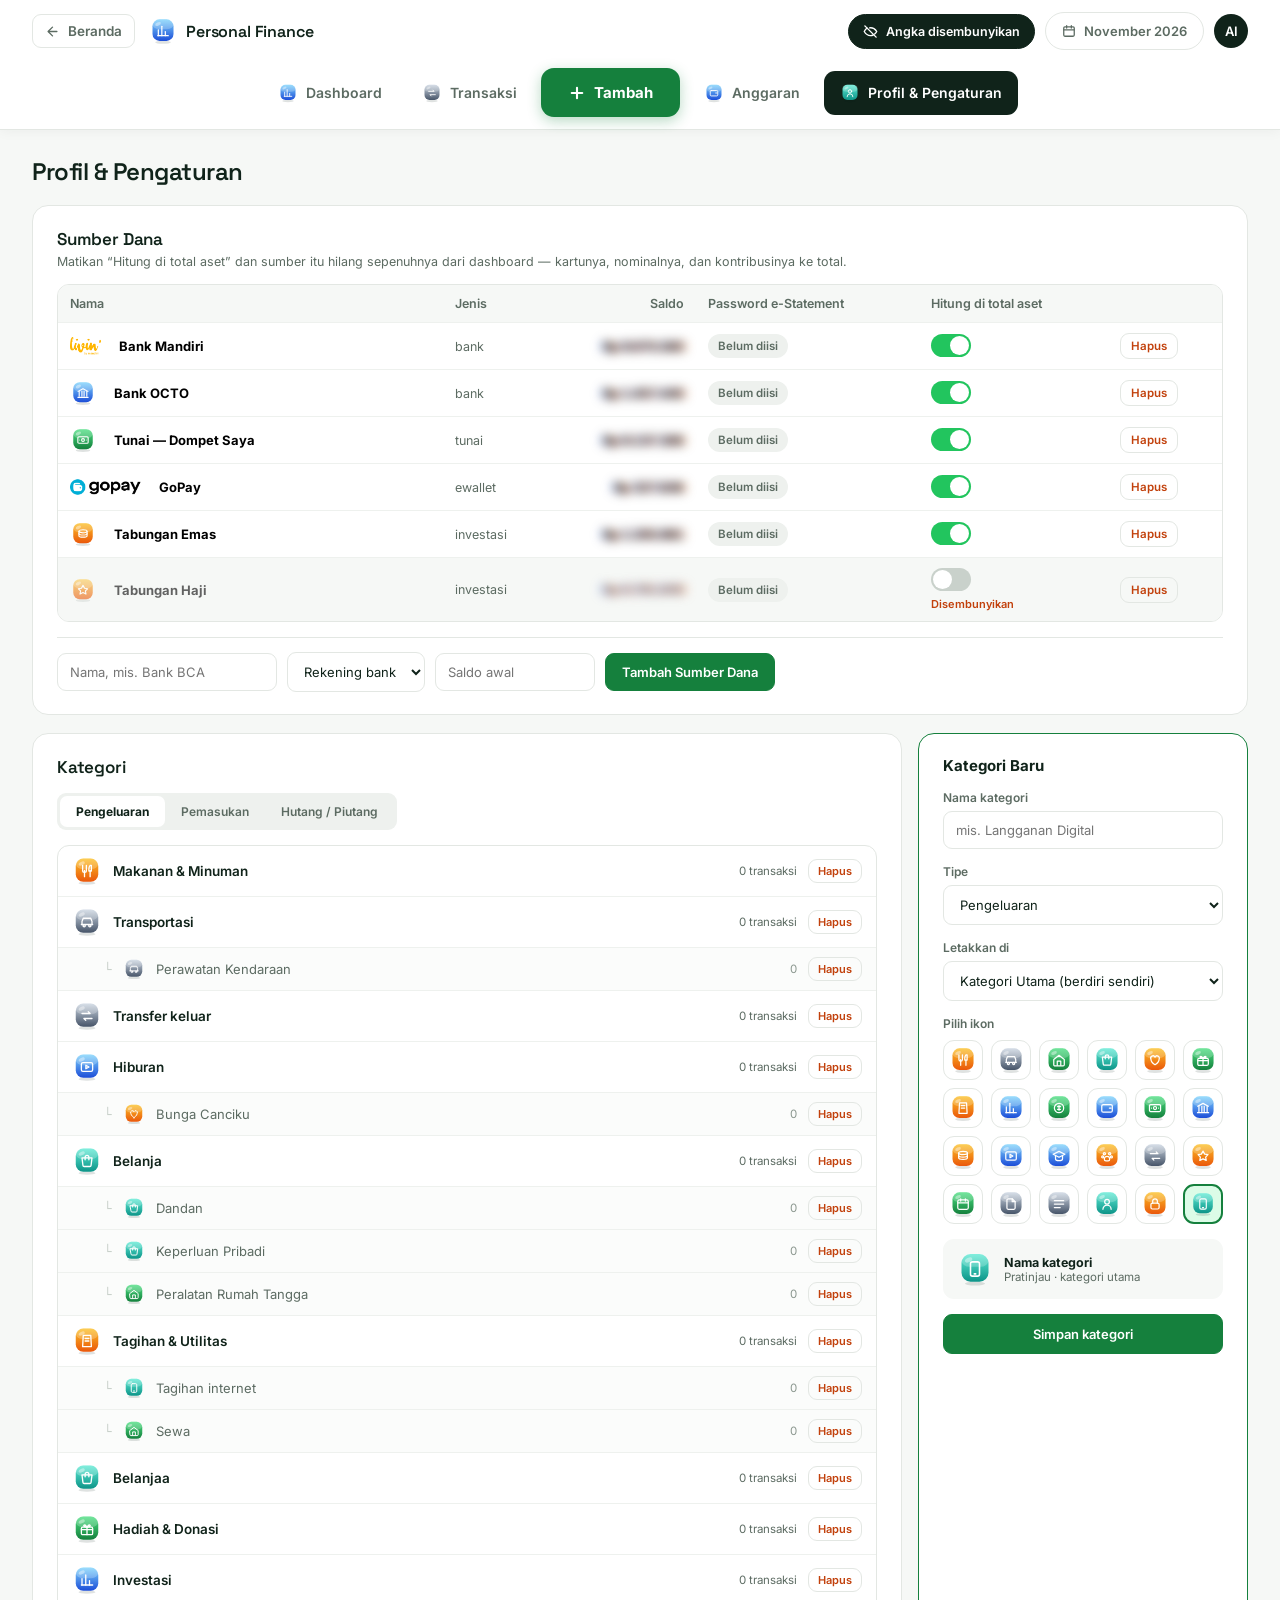
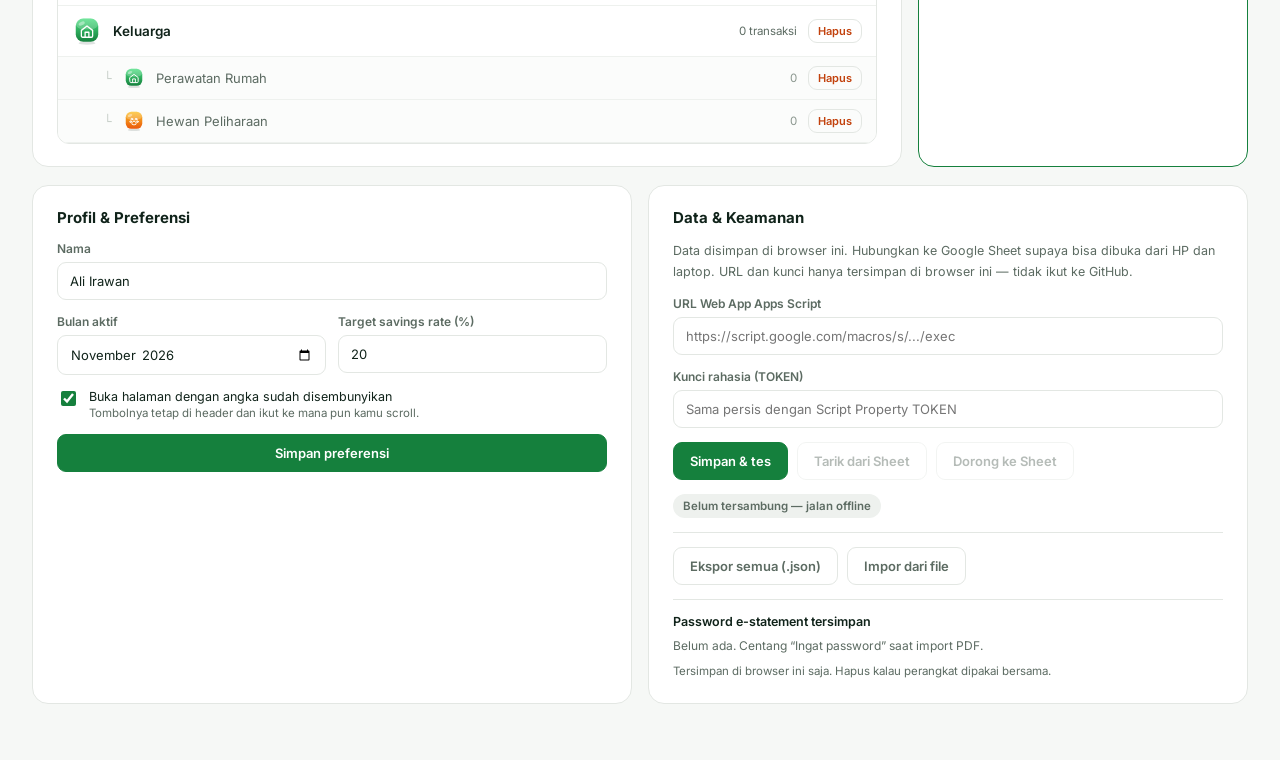
<file: finance/pengaturan.html>
<!doctype html>
<html lang="id">
<head>
<meta charset="utf-8">
<meta name="viewport" content="width=device-width, initial-scale=1">
<title>Personal Finance — Profil & Pengaturan</title>
<link rel="icon" type="image/png" href="../favicon.png">
<link rel="apple-touch-icon" href="../apple-touch-icon.png">
<link rel="preconnect" href="https://fonts.googleapis.com">
<link rel="preconnect" href="https://fonts.gstatic.com" crossorigin>
<link rel="stylesheet" href="https://fonts.googleapis.com/css2?family=Inter:wght@400;500;600;700&family=Space+Grotesk:wght@500;600;700&display=swap">
<link rel="stylesheet" href="../style.css">
</head>
<body>
<div id="shell"></div>
<main id="app"></main>
<script src="../icons.js"></script>
<script src="../data.js"></script>
<script src="../ui.js"></script>
<script src="../insights.js"></script>
<script src="../page-pengaturan.js"></script>
</body>
</html>
</file>
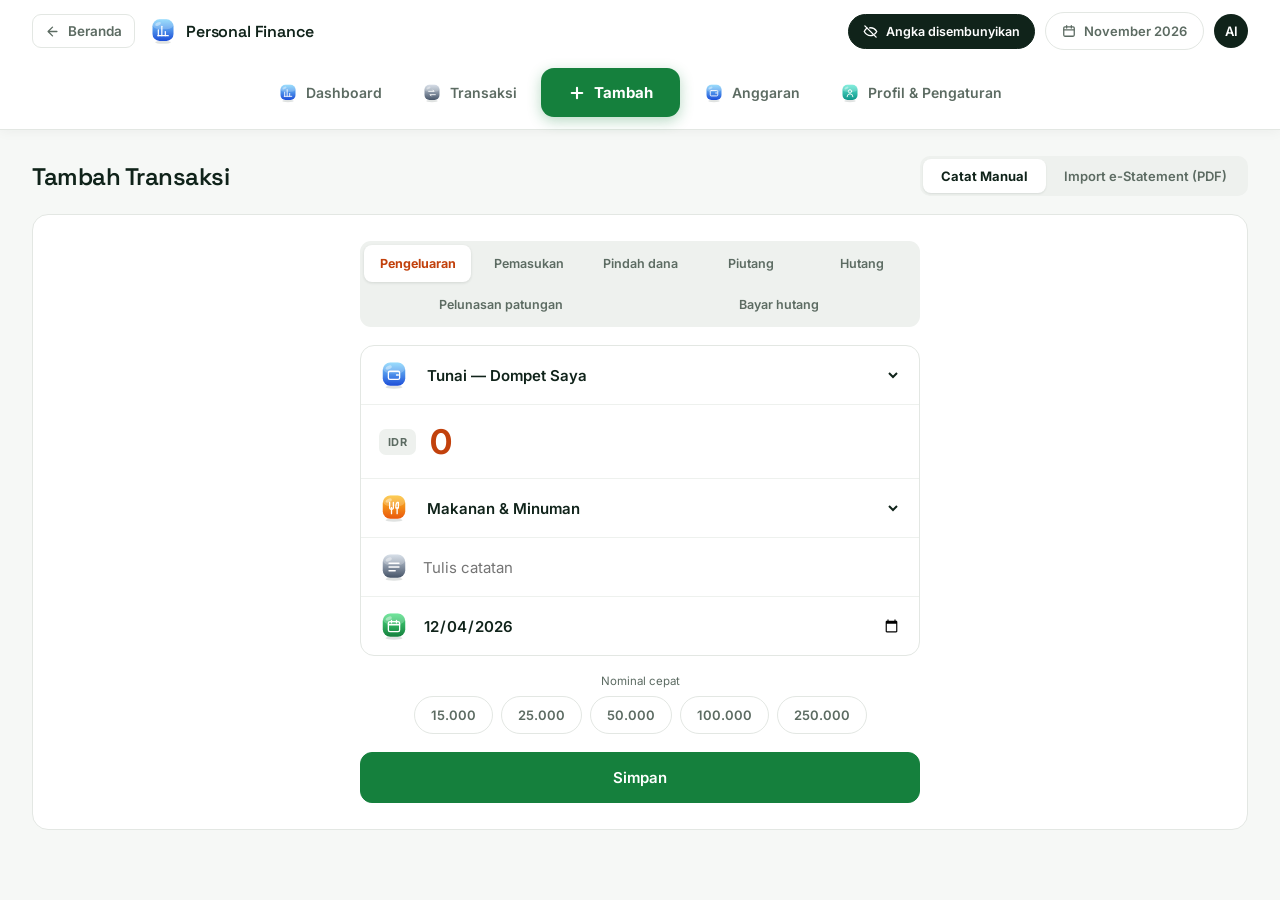
<file: finance/tambah.html>
<!doctype html>
<html lang="id">
<head>
<meta charset="utf-8">
<meta name="viewport" content="width=device-width, initial-scale=1">
<title>Personal Finance — Tambah Transaksi</title>
<link rel="icon" type="image/png" href="../favicon.png">
<link rel="apple-touch-icon" href="../apple-touch-icon.png">
<link rel="preconnect" href="https://fonts.googleapis.com">
<link rel="preconnect" href="https://fonts.gstatic.com" crossorigin>
<link rel="stylesheet" href="https://fonts.googleapis.com/css2?family=Inter:wght@400;500;600;700&family=Space+Grotesk:wght@500;600;700&display=swap">
<link rel="stylesheet" href="../style.css">
</head>
<body>
<div id="shell"></div>
<main id="app"></main>
<script src="../icons.js"></script>
<script src="../data.js"></script>
<script src="../ui.js"></script>
<script src="../insights.js"></script>
<script src="../pdf.js"></script>
<script src="../page-tambah.js"></script>
</body>
</html>
</file>
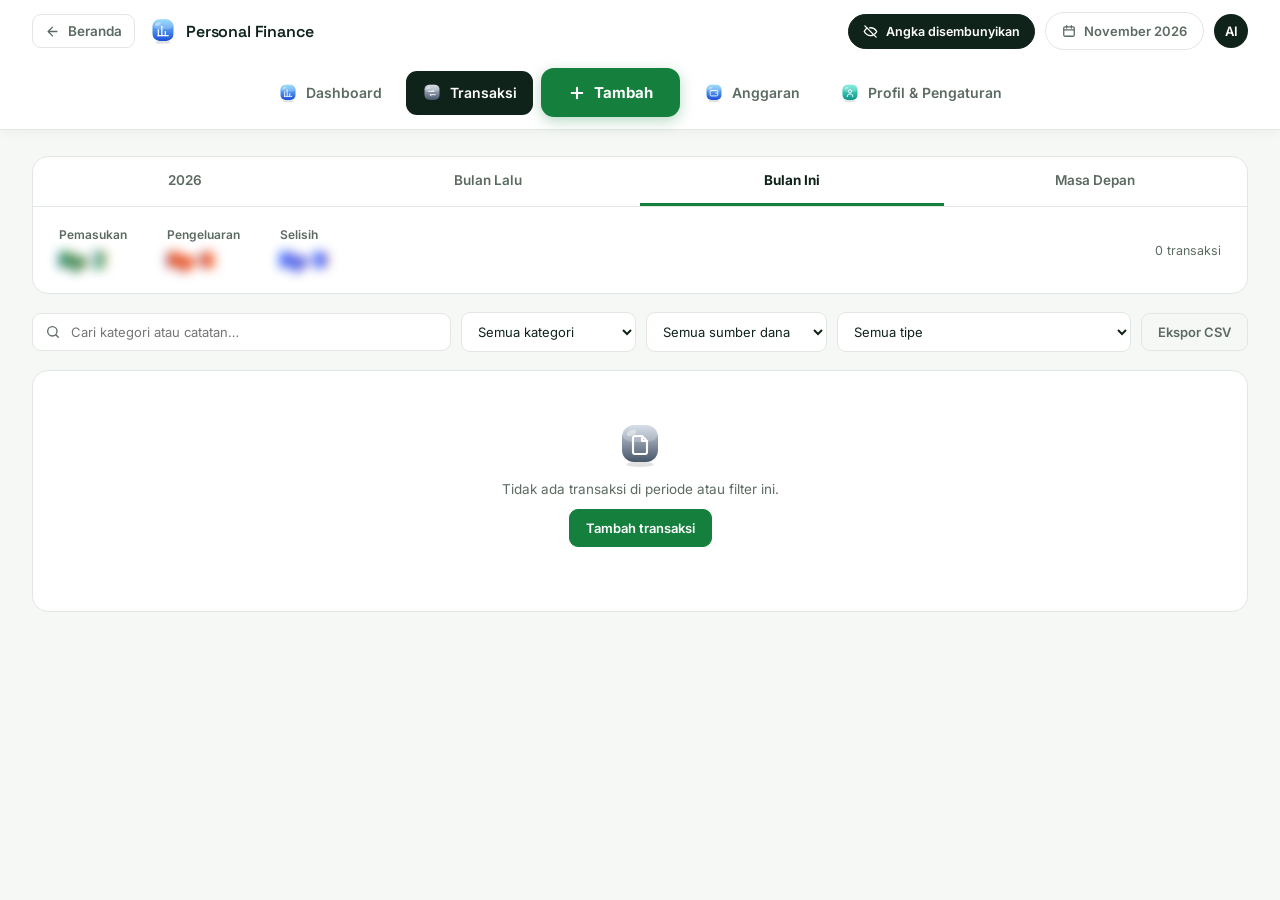
<file: finance/transaksi.html>
<!doctype html>
<html lang="id">
<head>
<meta charset="utf-8">
<meta name="viewport" content="width=device-width, initial-scale=1">
<title>Personal Finance — Transaksi</title>
<link rel="icon" type="image/png" href="../favicon.png">
<link rel="apple-touch-icon" href="../apple-touch-icon.png">
<link rel="preconnect" href="https://fonts.googleapis.com">
<link rel="preconnect" href="https://fonts.gstatic.com" crossorigin>
<link rel="stylesheet" href="https://fonts.googleapis.com/css2?family=Inter:wght@400;500;600;700&family=Space+Grotesk:wght@500;600;700&display=swap">
<link rel="stylesheet" href="../style.css">
</head>
<body>
<div id="shell"></div>
<main id="app"></main>
<script src="../icons.js"></script>
<script src="../data.js"></script>
<script src="../ui.js"></script>
<script src="../insights.js"></script>
<script src="../page-transaksi.js"></script>
</body>
</html>
</file>
<file: style.css>
/* Personal Finance — Ali Irawan */
:root{
  --ink:#10231A; --muted:#5C6B62; --faint:#8A968E; --line:#E3E7E3; --hair:#EEF1EE;
  --bg:#F6F8F6; --card:#FFFFFF;
  --grn:#15803D; --grn-b:#22C55E; --grn-t:#DCFCE7;
  --org:#C2410C; --org-b:#F97316; --org-t:#FFEDD5;
  --blu:#1D4ED8; --blu-b:#3B82F6; --blu-t:#DBEAFE;
  --tel:#0D9488;
}
*{box-sizing:border-box}
html{scroll-behavior:smooth}
body{margin:0;font-family:Inter,system-ui,-apple-system,sans-serif;background:var(--bg);color:var(--ink);-webkit-font-smoothing:antialiased}
a{color:var(--blu)} a:hover{color:#1E3A8A}
h1,h2,h3{margin:0}
.num{font-variant-numeric:tabular-nums}
.sr{position:absolute;width:1px;height:1px;overflow:hidden;clip-path:inset(50%);white-space:nowrap}

/* ---- privacy mask ---- */
.mk{filter:blur(5.5px) saturate(1.5);text-shadow:2px 0 rgba(234,88,12,.6),-2px 0 rgba(29,78,216,.6);animation:gl 240ms steps(2) infinite;user-select:none;pointer-events:none}
.mkv{filter:blur(11px) saturate(1.3);animation:gl 420ms steps(2) infinite;user-select:none}
@keyframes gl{
  0%{transform:translate(0,0) skewX(0deg);opacity:1}
  25%{transform:translate(-1.6px,.6px) skewX(-2deg);opacity:.84}
  50%{transform:translate(1.6px,-.6px) skewX(1.6deg);opacity:1}
  75%{transform:translate(-.9px,1.1px) skewX(.7deg);opacity:.9}
  100%{transform:translate(0,0) skewX(0deg);opacity:1}
}
@media (prefers-reduced-motion:reduce){.mk,.mkv{animation:none}}

/* ---- shell ---- */
#shell{position:sticky;top:0;z-index:60}
.topwrap{background:#fff;border-bottom:1px solid var(--line);box-shadow:0 1px 12px rgba(16,35,26,.05)}
.topbar{padding:12px 32px;display:flex;flex-wrap:wrap;gap:14px;align-items:center;justify-content:space-between}
.brand{display:flex;align-items:center;gap:14px}
.back{display:inline-flex;align-items:center;gap:8px;text-decoration:none;color:var(--muted);font-size:13.5px;font-weight:600;padding:8px 12px;border-radius:9px;border:1px solid var(--line)}
.back:hover{border-color:var(--ink);color:var(--ink)}
.title{font-family:'Space Grotesk',Inter,sans-serif;font-weight:600;font-size:16px;letter-spacing:-.01em}
.nav{padding:6px 32px 12px;display:flex;flex-wrap:wrap;gap:8px;align-items:center;justify-content:center}
.tab{display:inline-flex;align-items:center;gap:8px;padding:11px 15px;border-radius:11px;font-size:14px;font-weight:600;text-decoration:none;color:var(--muted);border:1px solid transparent}
.tab:hover{background:var(--hair);color:var(--ink)}
.tab[aria-current=page]{background:var(--ink);color:#fff}
.tab.big{padding:14px 26px;font-size:15px;font-weight:700;border-radius:13px;background:var(--grn);color:#fff;box-shadow:0 4px 14px rgba(21,128,61,.3)}
.tab.big:hover{background:#166534;color:#fff}
main{padding:26px 32px 56px;display:flex;flex-direction:column;gap:18px;max-width:1440px;width:100%;margin:0 auto}
.avatar{width:34px;height:34px;border-radius:50%;background:var(--ink);color:#fff;display:flex;align-items:center;justify-content:center;font-size:13px;font-weight:600}

/* ---- atoms ---- */
.card{background:var(--card);border:1px solid var(--line);border-radius:16px}
.btn{font:inherit;font-size:13px;font-weight:600;border-radius:9px;padding:10px 16px;cursor:pointer;border:1px solid var(--line);background:none;color:var(--muted)}
.btn:hover{border-color:var(--ink);color:var(--ink)}
.btn.solid{background:var(--grn);border-color:var(--grn);color:#fff}
.btn.solid:hover{background:#166534;color:#fff}
.btn.danger{color:var(--org)}
.btn:disabled{opacity:.45;cursor:not-allowed}
.fld{font:inherit;font-size:13px;padding:10px 12px;border:1px solid var(--line);border-radius:9px;background:#fff;color:var(--ink);width:100%}
.lbl{font-size:12px;font-weight:600;color:var(--muted)}
.pill{display:inline-flex;align-items:center;gap:7px;padding:5px 10px;border-radius:999px;font-size:11.5px;font-weight:600}
.pill.g{background:var(--grn-t);color:var(--grn)} .pill.o{background:var(--org-t);color:var(--org)}
.pill.b{background:var(--blu-t);color:var(--blu)} .pill.n{background:var(--hair);color:var(--muted)}
.priv{display:inline-flex;align-items:center;gap:8px;padding:9px 14px;border-radius:999px;font:inherit;font-size:12.5px;font-weight:600;cursor:pointer;border:1px solid var(--line);background:#fff;color:var(--muted)}
.priv:hover{border-color:var(--ink);color:var(--ink)}
.priv[aria-pressed=true]{background:var(--ink);border-color:var(--ink);color:#fff}
.ic{display:block;flex-shrink:0}
.bar{display:block;height:9px;border-radius:5px;background:var(--hair);overflow:hidden;position:relative}
.bar > i{display:block;height:100%;border-radius:5px}
table{width:100%;border-collapse:collapse;font-size:12.5px}
thead th{background:var(--bg);text-align:left;padding:11px 12px;font-weight:600;color:var(--muted)}
tbody td{padding:10px 12px;border-top:1px solid var(--hair)}
.scroll{overflow-x:auto;border:1px solid var(--line);border-radius:12px}
.toast{position:fixed;left:50%;bottom:26px;transform:translateX(-50%);background:var(--ink);color:#fff;padding:12px 20px;border-radius:11px;font-size:13.5px;font-weight:600;z-index:200;box-shadow:0 14px 34px -14px rgba(16,35,26,.6)}
.empty{padding:44px 20px;text-align:center;color:var(--muted);font-size:13.5px;display:flex;flex-direction:column;align-items:center;gap:12px}
.grid2{display:grid;grid-template-columns:repeat(2,minmax(0,1fr));gap:16px}
.grid3{display:grid;grid-template-columns:repeat(3,minmax(0,1fr));gap:16px}
.grid4{display:grid;grid-template-columns:repeat(4,minmax(0,1fr));gap:14px}
@media (max-width:1100px){.grid4{grid-template-columns:repeat(2,minmax(0,1fr))}.grid3{grid-template-columns:repeat(2,minmax(0,1fr))}}
@media (max-width:760px){.grid2,.grid3,.grid4{grid-template-columns:1fr}main{padding:20px 16px 48px}.topbar,.nav{padding-left:16px;padding-right:16px}}
</file>
